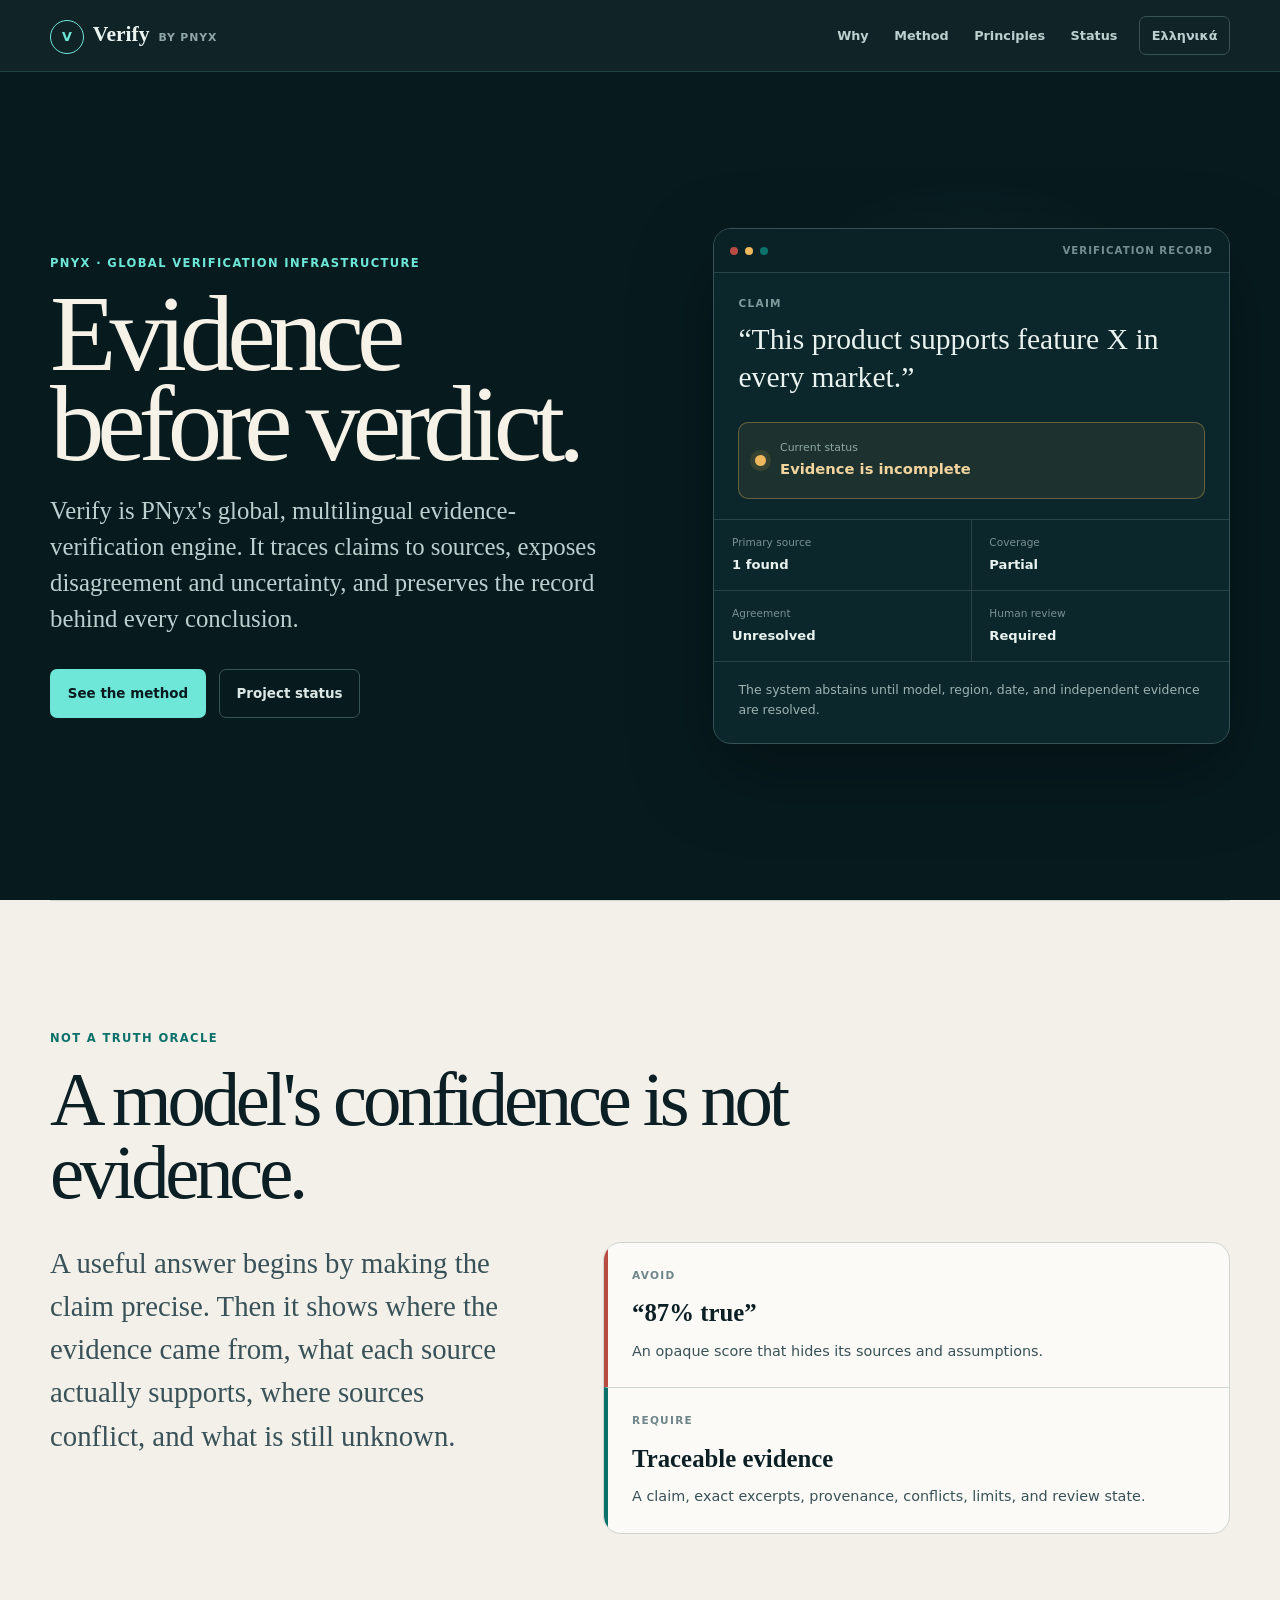
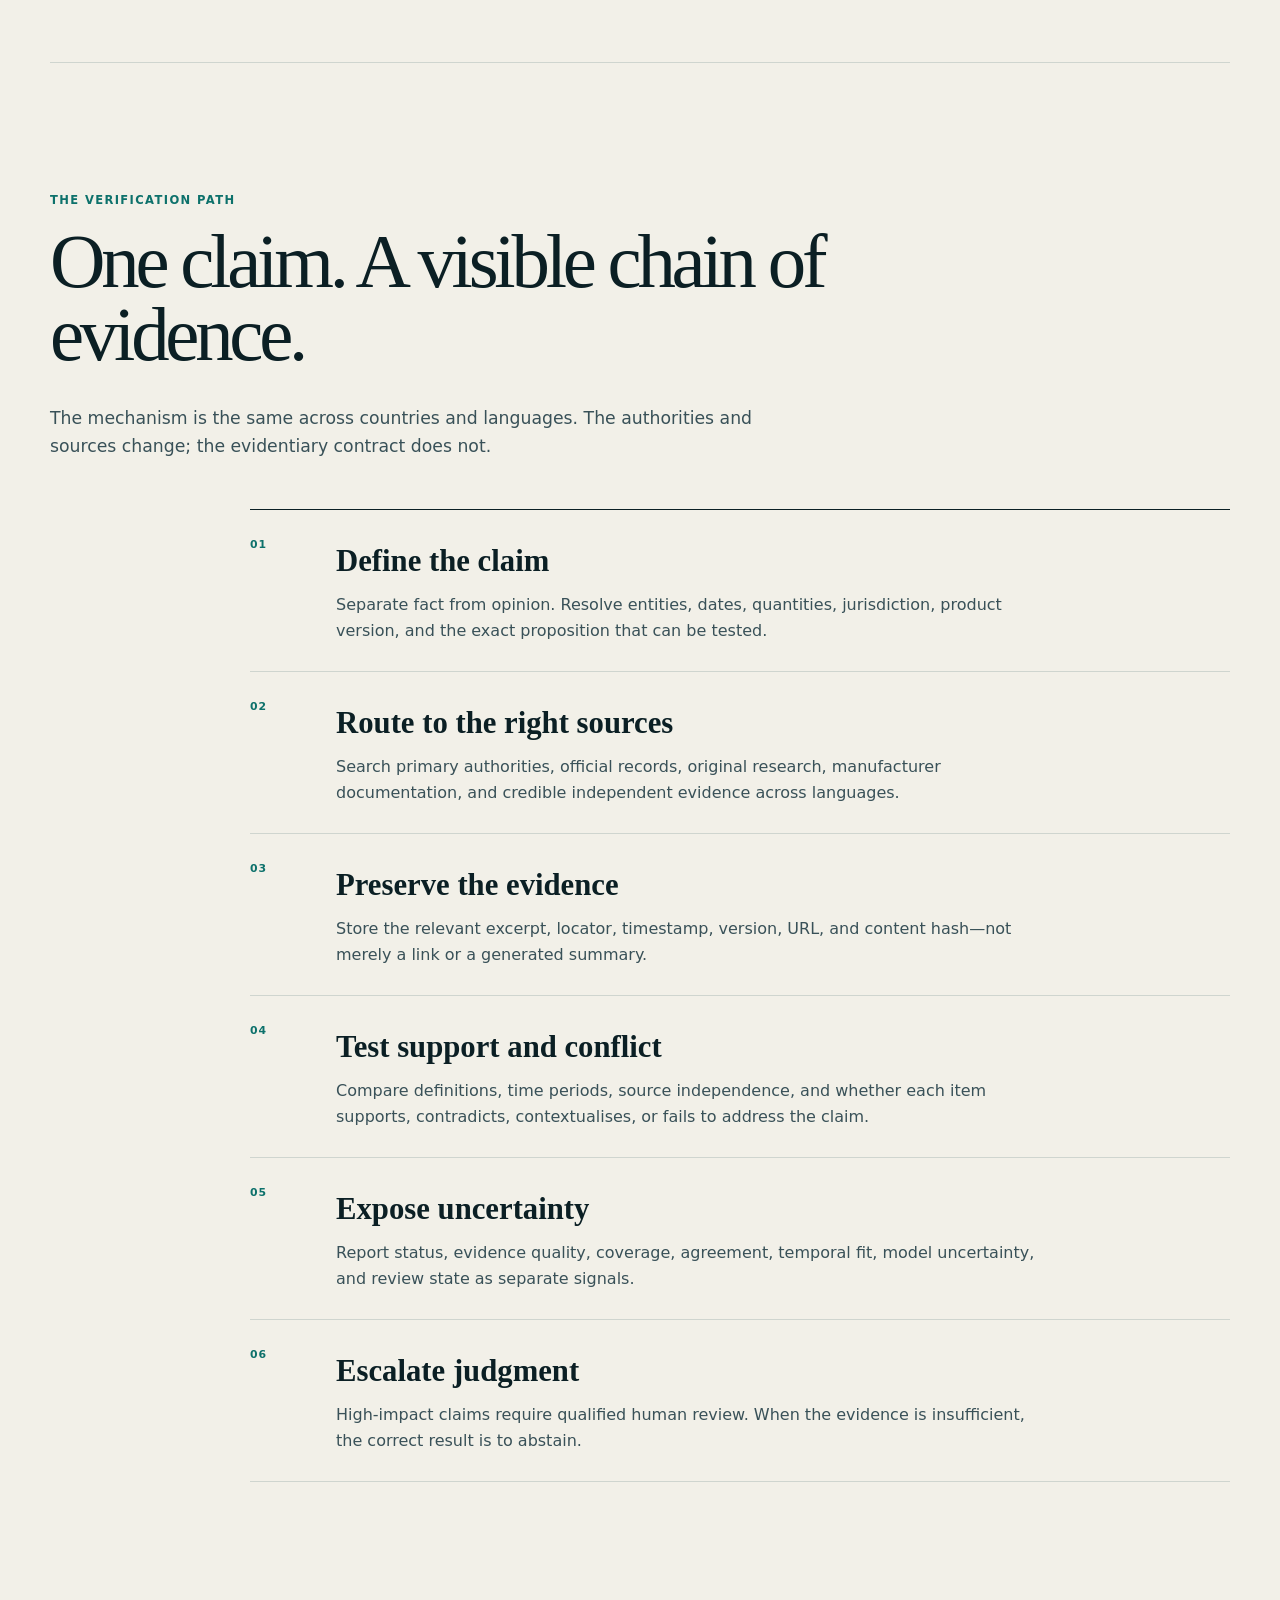
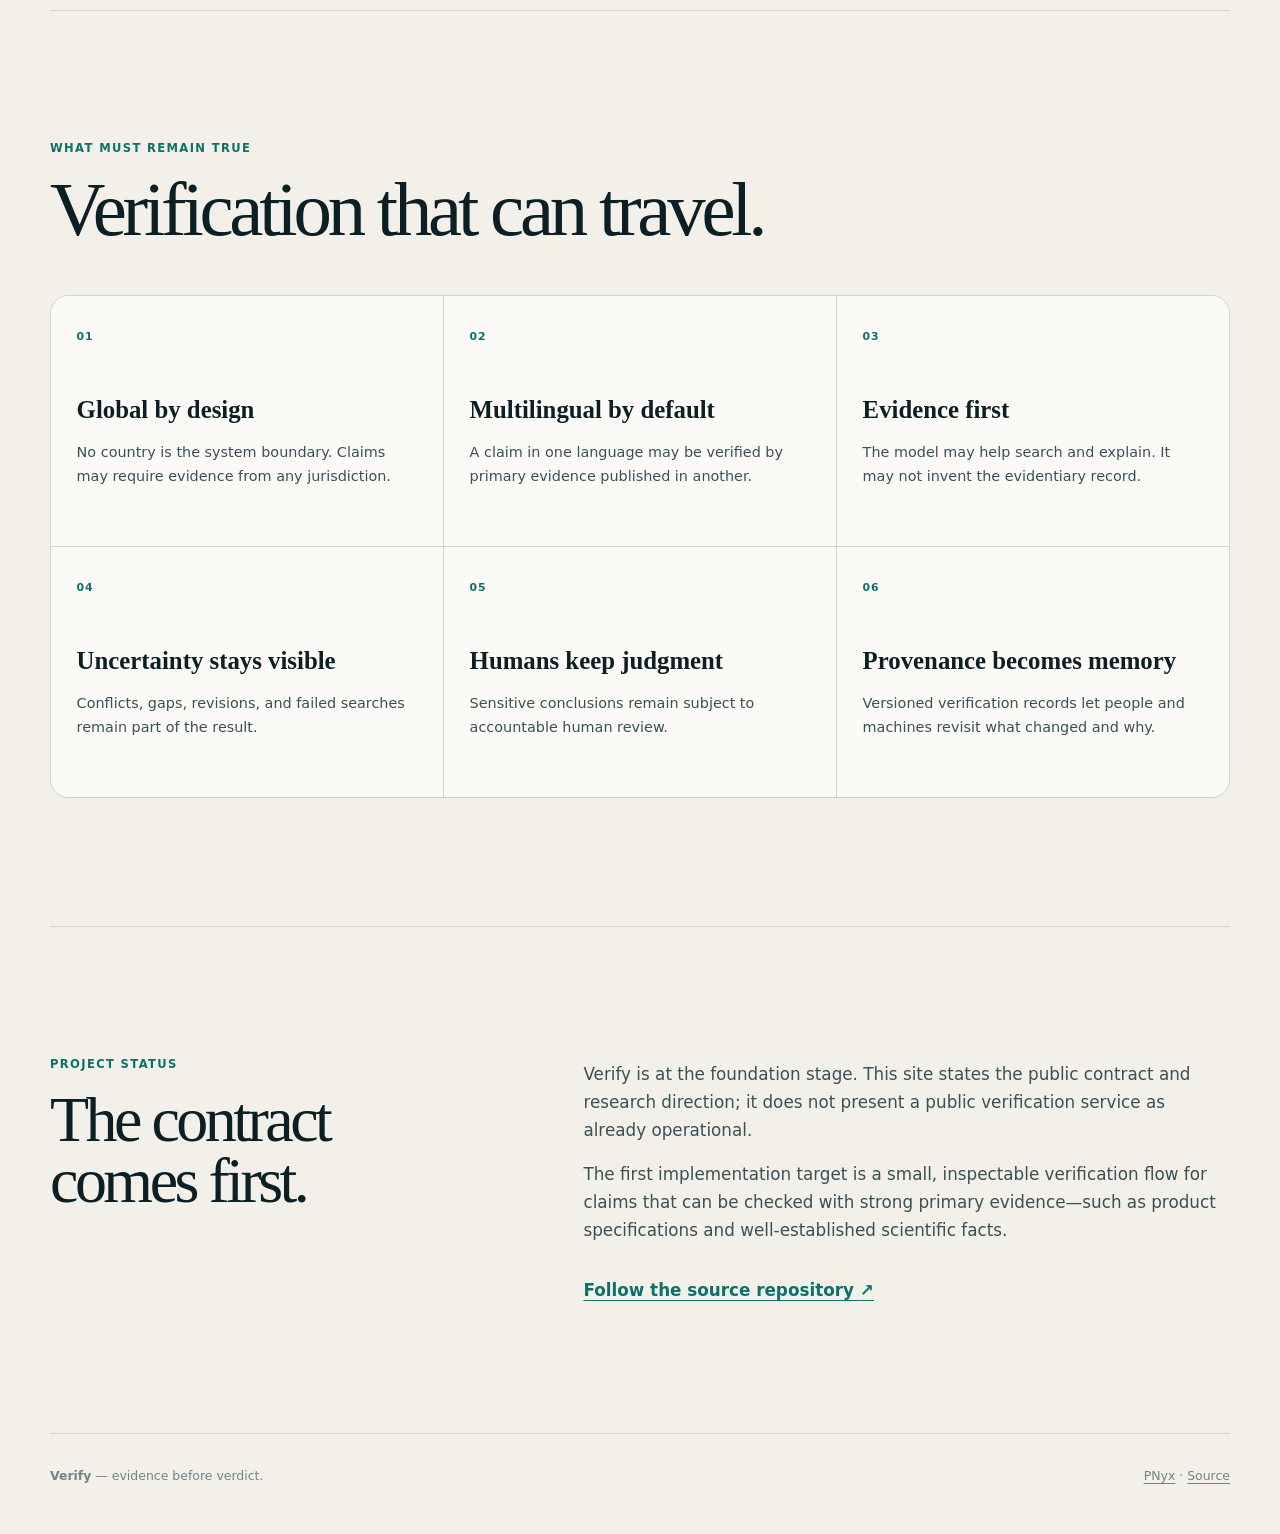
<file: index.html>
<!doctype html>
<!-- Generated by site/build.py; edit site/content or site/fragments. -->
<html lang="en">
  <head>
    <meta charset="utf-8">
    <meta name="viewport" content="width=device-width, initial-scale=1">
    <meta name="theme-color" content="#071b1f">
    <meta name="description" content="Verify is PNyx's global, multilingual evidence-verification engine.">
    <meta property="og:title" content="Verify — Evidence before verdict">
    <meta property="og:description" content="Trace claims to evidence, expose uncertainty, and preserve provenance.">
    <meta property="og:type" content="website">
    <meta property="og:url" content="https://verify.pnyx.dev/">
    <meta name="twitter:card" content="summary">
    <link rel="canonical" href="https://verify.pnyx.dev/">
    <link rel="alternate" hreflang="en" href="https://verify.pnyx.dev/">
    <link rel="alternate" hreflang="el" href="https://verify.pnyx.dev/el/">
    <link rel="alternate" hreflang="x-default" href="https://verify.pnyx.dev/">
    <link rel="icon" href="/favicon.svg" type="image/svg+xml">
    <link rel="stylesheet" href="/styles.css">
    <title>Verify — Evidence before verdict</title>
  </head>
  <body>
    <a class="skip-link" href="#main">Skip to main content</a>
    <header class="site-header">
      <a class="brand" href="/" aria-label="Verify home">
        <span class="brand-mark" aria-hidden="true">V</span>
        <span>Verify</span>
        <small>by PNyx</small>
      </a>
      <nav aria-label="Primary navigation">
        <a href="#claim">Why</a>
        <a href="#method">Method</a>
        <a href="#principles">Principles</a>
        <a href="#status">Status</a>
        <a href="/el/" lang="el" hreflang="el">Ελληνικά</a>
      </nav>
    </header>
  <main id="main">
    <section class="hero" aria-labelledby="hero-title">
      <div class="hero-copy">
        <p class="eyebrow">PNyx · Global verification infrastructure</p>
        <h1 id="hero-title">Evidence<br>before verdict.</h1>
        <p class="hero-deck">Verify is PNyx's global, multilingual evidence-verification engine. It traces claims to sources, exposes disagreement and uncertainty, and preserves the record behind every conclusion.</p>
        <div class="hero-actions">
          <a class="button primary" href="#method">See the method</a>
          <a class="button secondary" href="#status">Project status</a>
        </div>
      </div>

      <div class="evidence-window" aria-label="Conceptual example of a Verify result">
        <div class="window-bar"><span></span><span></span><span></span><b>verification record</b></div>
        <div class="claim-label">Claim</div>
        <p class="claim-text">“This product supports feature X in every market.”</p>
        <div class="status-row"><span class="status-dot"></span><div><small>Current status</small><strong>Evidence is incomplete</strong></div></div>
        <dl class="signal-grid">
          <div><dt>Primary source</dt><dd>1 found</dd></div>
          <div><dt>Coverage</dt><dd>Partial</dd></div>
          <div><dt>Agreement</dt><dd>Unresolved</dd></div>
          <div><dt>Human review</dt><dd>Required</dd></div>
        </dl>
        <p class="record-note">The system abstains until model, region, date, and independent evidence are resolved.</p>
      </div>
    </section>

    <section class="statement" id="claim" aria-labelledby="claim-title">
      <p class="eyebrow">Not a truth oracle</p>
      <h2 id="claim-title">A model's confidence is not evidence.</h2>
      <div class="statement-grid">
        <p class="lead">A useful answer begins by making the claim precise. Then it shows where the evidence came from, what each source actually supports, where sources conflict, and what is still unknown.</p>
        <div class="contrast">
          <div class="contrast-bad"><span>Avoid</span><strong>“87% true”</strong><p>An opaque score that hides its sources and assumptions.</p></div>
          <div class="contrast-good"><span>Require</span><strong>Traceable evidence</strong><p>A claim, exact excerpts, provenance, conflicts, limits, and review state.</p></div>
        </div>
      </div>
    </section>

    <section class="method" id="method" aria-labelledby="method-title">
      <header class="section-heading">
        <p class="eyebrow">The verification path</p>
        <h2 id="method-title">One claim. A visible chain of evidence.</h2>
        <p>The mechanism is the same across countries and languages. The authorities and sources change; the evidentiary contract does not.</p>
      </header>
      <ol class="method-list">
        <li><span>01</span><div><h3>Define the claim</h3><p>Separate fact from opinion. Resolve entities, dates, quantities, jurisdiction, product version, and the exact proposition that can be tested.</p></div></li>
        <li><span>02</span><div><h3>Route to the right sources</h3><p>Search primary authorities, official records, original research, manufacturer documentation, and credible independent evidence across languages.</p></div></li>
        <li><span>03</span><div><h3>Preserve the evidence</h3><p>Store the relevant excerpt, locator, timestamp, version, URL, and content hash—not merely a link or a generated summary.</p></div></li>
        <li><span>04</span><div><h3>Test support and conflict</h3><p>Compare definitions, time periods, source independence, and whether each item supports, contradicts, contextualises, or fails to address the claim.</p></div></li>
        <li><span>05</span><div><h3>Expose uncertainty</h3><p>Report status, evidence quality, coverage, agreement, temporal fit, model uncertainty, and review state as separate signals.</p></div></li>
        <li><span>06</span><div><h3>Escalate judgment</h3><p>High-impact claims require qualified human review. When the evidence is insufficient, the correct result is to abstain.</p></div></li>
      </ol>
    </section>

    <section class="principles" id="principles" aria-labelledby="principles-title">
      <header class="section-heading">
        <p class="eyebrow">What must remain true</p>
        <h2 id="principles-title">Verification that can travel.</h2>
      </header>
      <div class="principle-grid">
        <article><span>01</span><h3>Global by design</h3><p>No country is the system boundary. Claims may require evidence from any jurisdiction.</p></article>
        <article><span>02</span><h3>Multilingual by default</h3><p>A claim in one language may be verified by primary evidence published in another.</p></article>
        <article><span>03</span><h3>Evidence first</h3><p>The model may help search and explain. It may not invent the evidentiary record.</p></article>
        <article><span>04</span><h3>Uncertainty stays visible</h3><p>Conflicts, gaps, revisions, and failed searches remain part of the result.</p></article>
        <article><span>05</span><h3>Humans keep judgment</h3><p>Sensitive conclusions remain subject to accountable human review.</p></article>
        <article><span>06</span><h3>Provenance becomes memory</h3><p>Versioned verification records let people and machines revisit what changed and why.</p></article>
      </div>
    </section>

    <section class="status-section" id="status" aria-labelledby="status-title">
      <div>
        <p class="eyebrow">Project status</p>
        <h2 id="status-title">The contract comes first.</h2>
      </div>
      <div class="status-copy">
        <p>Verify is at the foundation stage. This site states the public contract and research direction; it does not present a public verification service as already operational.</p>
        <p>The first implementation target is a small, inspectable verification flow for claims that can be checked with strong primary evidence—such as product specifications and well-established scientific facts.</p>
        <a href="https://github.com/pikos-apikos/verify.pnyx.dev">Follow the source repository <span aria-hidden="true">↗</span></a>
      </div>
    </section>
  </main>
    <footer>
      <p><strong>Verify</strong> — evidence before verdict.</p>
      <p><a href="https://pnyx.dev/">PNyx</a> · <a href="https://github.com/pikos-apikos/verify.pnyx.dev">Source</a></p>
    </footer>
  </body>
</html>
</file>
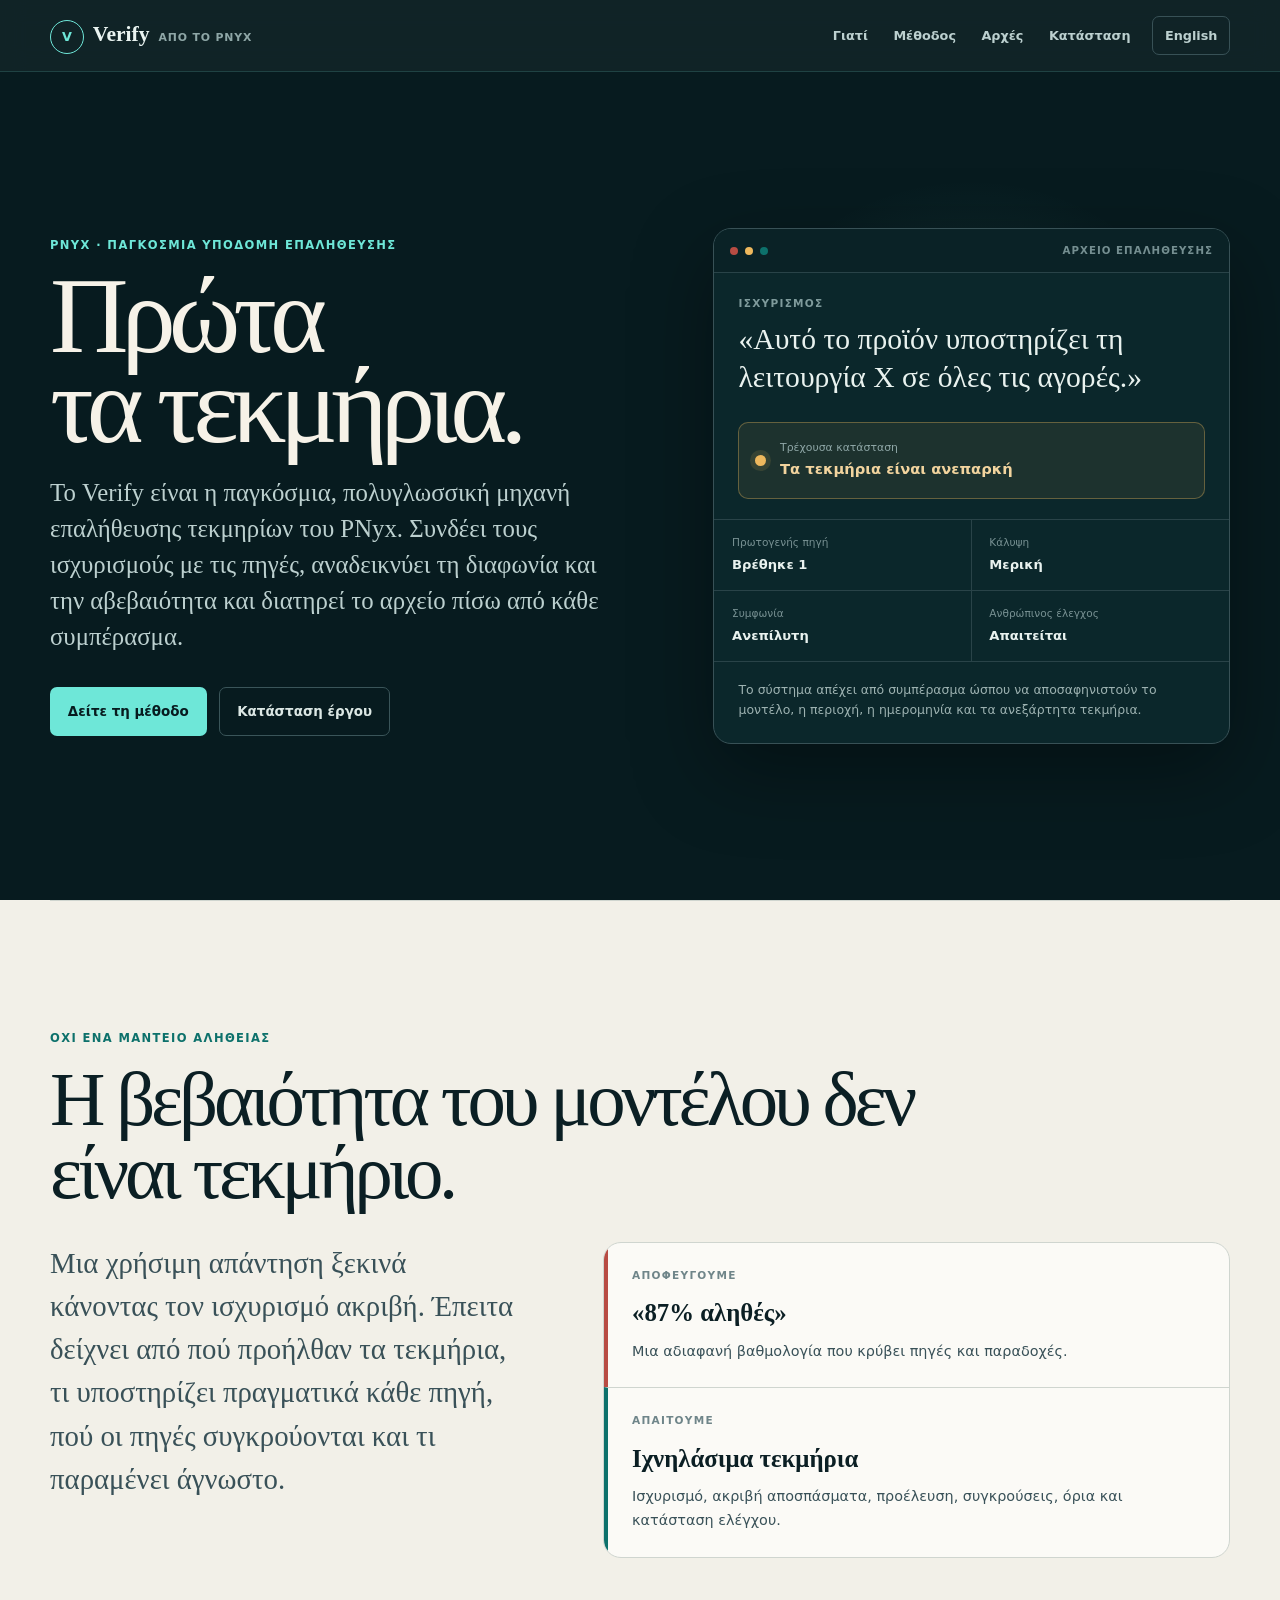
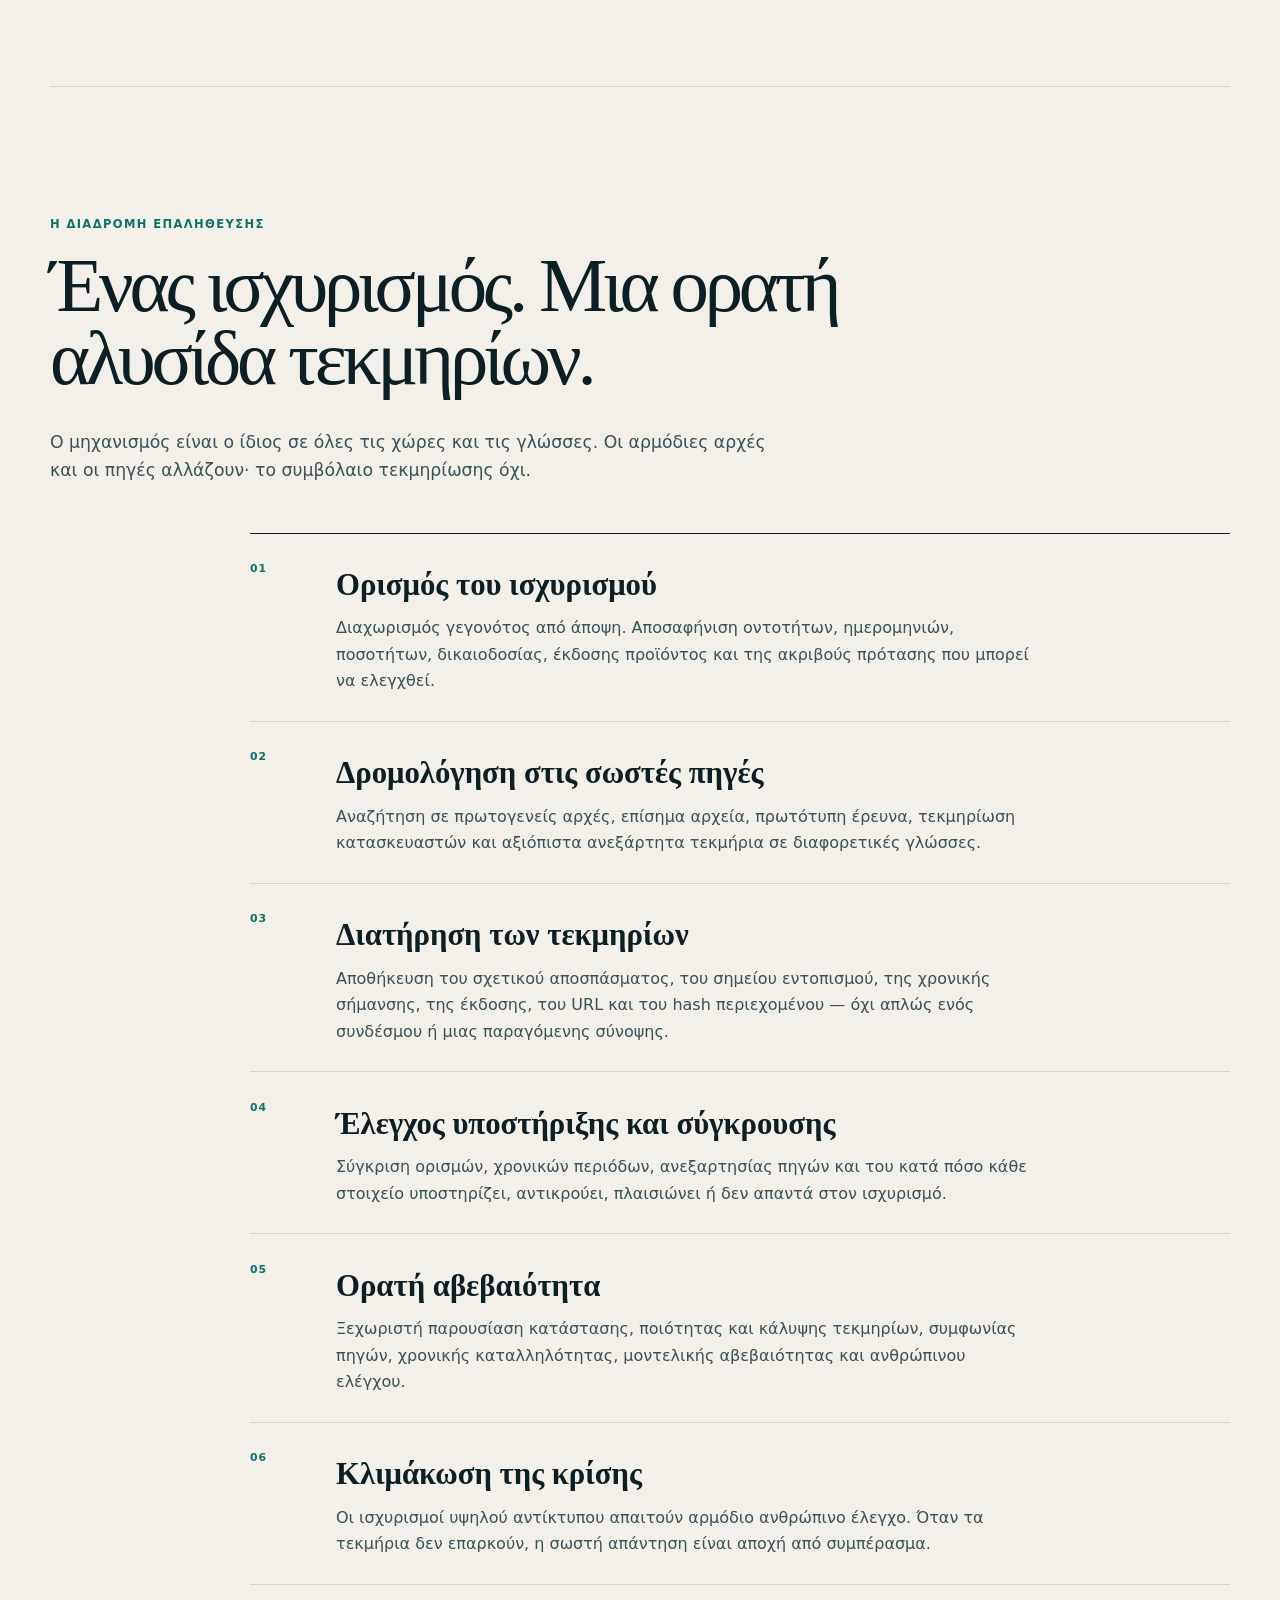
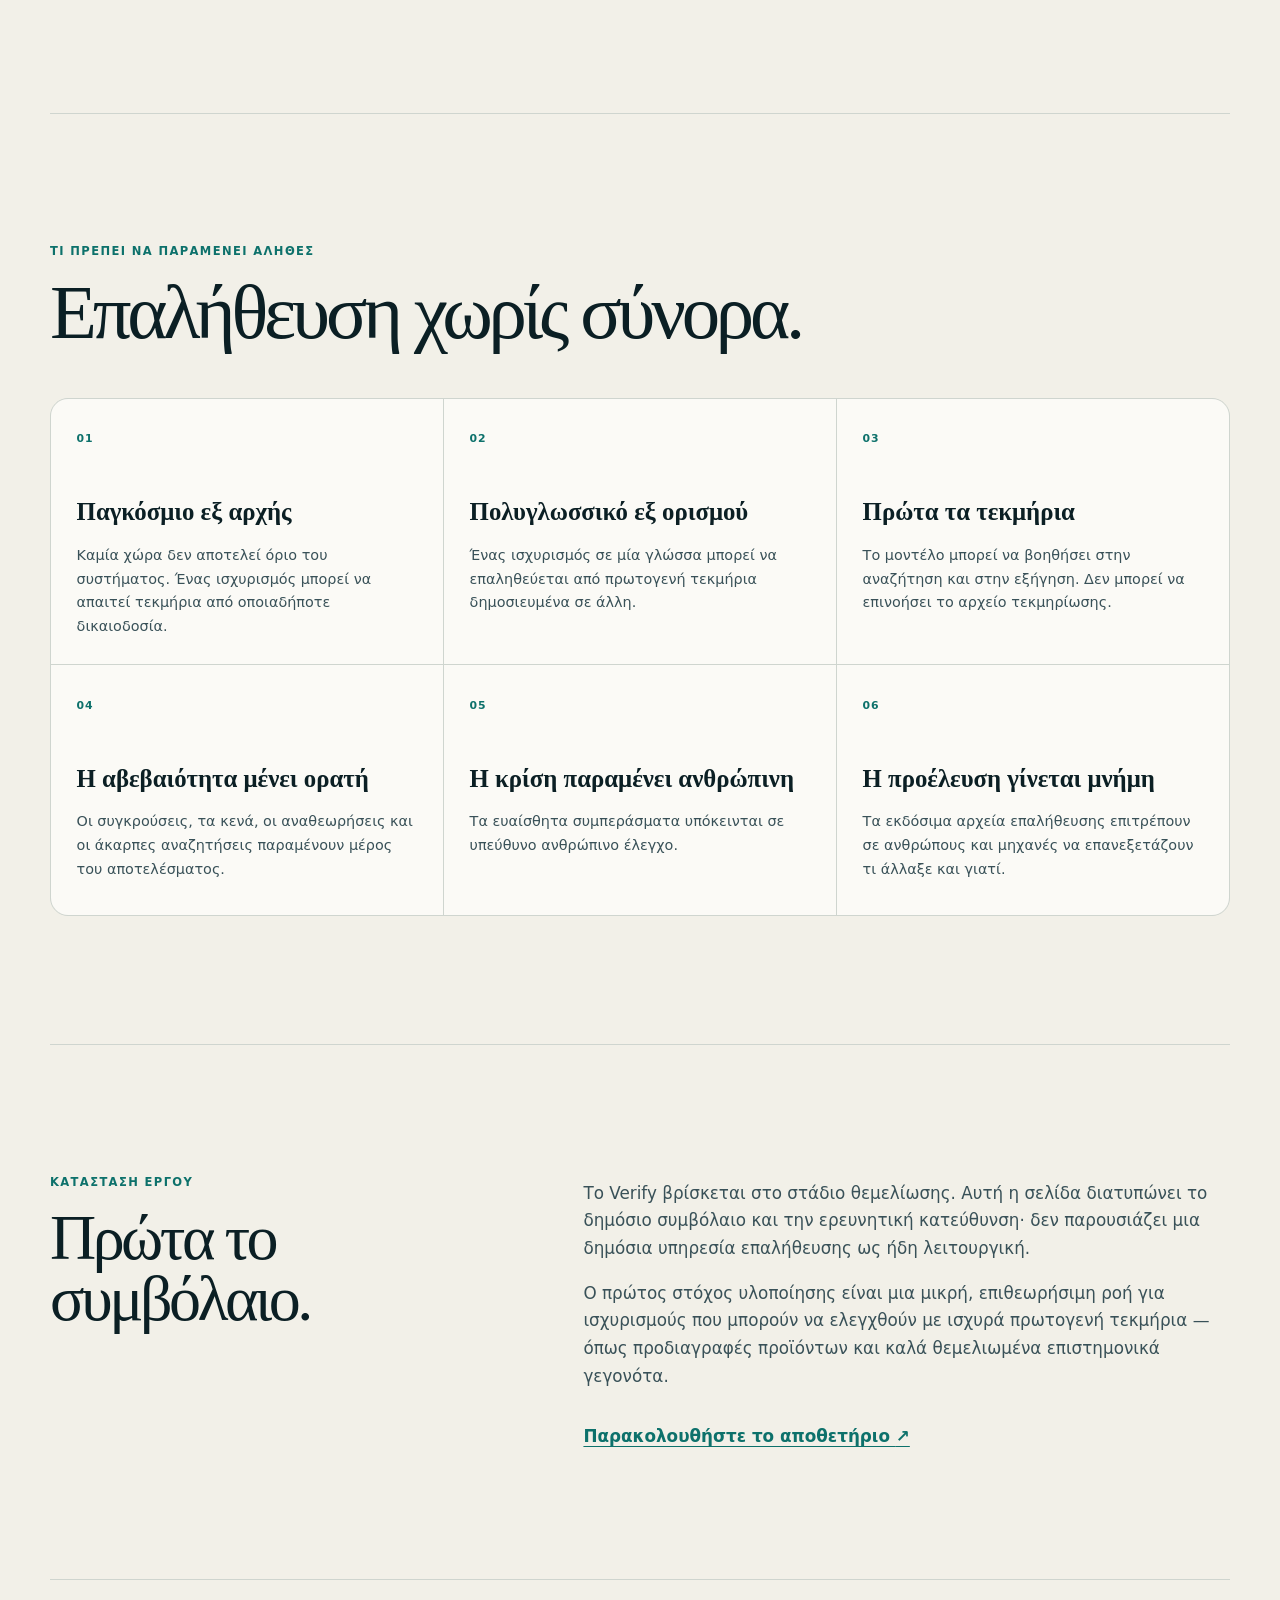
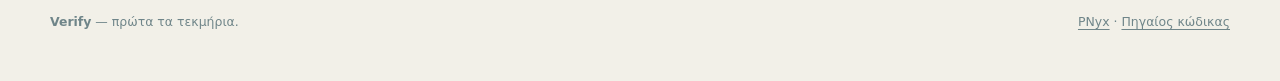
<file: el/index.html>
<!doctype html>
<!-- Generated by site/build.py; edit site/content or site/fragments. -->
<html lang="el">
  <head>
    <meta charset="utf-8">
    <meta name="viewport" content="width=device-width, initial-scale=1">
    <meta name="theme-color" content="#071b1f">
    <meta name="description" content="Το Verify είναι η παγκόσμια, πολυγλωσσική μηχανή επαλήθευσης τεκμηρίων του PNyx.">
    <meta property="og:title" content="Verify — Πρώτα τα τεκμήρια">
    <meta property="og:description" content="Σύνδεση ισχυρισμών με τεκμήρια, ορατή αβεβαιότητα και διατηρημένη προέλευση.">
    <meta property="og:type" content="website">
    <meta property="og:url" content="https://verify.pnyx.dev/el/">
    <meta name="twitter:card" content="summary">
    <link rel="canonical" href="https://verify.pnyx.dev/el/">
    <link rel="alternate" hreflang="en" href="https://verify.pnyx.dev/">
    <link rel="alternate" hreflang="el" href="https://verify.pnyx.dev/el/">
    <link rel="alternate" hreflang="x-default" href="https://verify.pnyx.dev/">
    <link rel="icon" href="/favicon.svg" type="image/svg+xml">
    <link rel="stylesheet" href="/styles.css">
    <title>Verify — Πρώτα τα τεκμήρια</title>
  </head>
  <body>
    <a class="skip-link" href="#main">Μετάβαση στο κύριο περιεχόμενο</a>
    <header class="site-header">
      <a class="brand" href="/el/" aria-label="Αρχική σελίδα Verify">
        <span class="brand-mark" aria-hidden="true">V</span>
        <span>Verify</span>
        <small>από το PNyx</small>
      </a>
      <nav aria-label="Κύρια πλοήγηση">
        <a href="#claim">Γιατί</a>
        <a href="#method">Μέθοδος</a>
        <a href="#principles">Αρχές</a>
        <a href="#status">Κατάσταση</a>
        <a href="/" lang="en" hreflang="en">English</a>
      </nav>
    </header>
  <main id="main">
    <section class="hero" aria-labelledby="hero-title">
      <div class="hero-copy">
        <p class="eyebrow">PNyx · Παγκόσμια υποδομή επαλήθευσης</p>
        <h1 id="hero-title">Πρώτα<br>τα τεκμήρια.</h1>
        <p class="hero-deck">Το Verify είναι η παγκόσμια, πολυγλωσσική μηχανή επαλήθευσης τεκμηρίων του PNyx. Συνδέει τους ισχυρισμούς με τις πηγές, αναδεικνύει τη διαφωνία και την αβεβαιότητα και διατηρεί το αρχείο πίσω από κάθε συμπέρασμα.</p>
        <div class="hero-actions">
          <a class="button primary" href="#method">Δείτε τη μέθοδο</a>
          <a class="button secondary" href="#status">Κατάσταση έργου</a>
        </div>
      </div>

      <div class="evidence-window" aria-label="Εννοιολογικό παράδειγμα αποτελέσματος του Verify">
        <div class="window-bar"><span></span><span></span><span></span><b>αρχείο επαλήθευσης</b></div>
        <div class="claim-label">Ισχυρισμός</div>
        <p class="claim-text">«Αυτό το προϊόν υποστηρίζει τη λειτουργία Χ σε όλες τις αγορές.»</p>
        <div class="status-row"><span class="status-dot"></span><div><small>Τρέχουσα κατάσταση</small><strong>Τα τεκμήρια είναι ανεπαρκή</strong></div></div>
        <dl class="signal-grid">
          <div><dt>Πρωτογενής πηγή</dt><dd>Βρέθηκε 1</dd></div>
          <div><dt>Κάλυψη</dt><dd>Μερική</dd></div>
          <div><dt>Συμφωνία</dt><dd>Ανεπίλυτη</dd></div>
          <div><dt>Ανθρώπινος έλεγχος</dt><dd>Απαιτείται</dd></div>
        </dl>
        <p class="record-note">Το σύστημα απέχει από συμπέρασμα ώσπου να αποσαφηνιστούν το μοντέλο, η περιοχή, η ημερομηνία και τα ανεξάρτητα τεκμήρια.</p>
      </div>
    </section>

    <section class="statement" id="claim" aria-labelledby="claim-title">
      <p class="eyebrow">Όχι ένα μαντείο αλήθειας</p>
      <h2 id="claim-title">Η βεβαιότητα του μοντέλου δεν είναι τεκμήριο.</h2>
      <div class="statement-grid">
        <p class="lead">Μια χρήσιμη απάντηση ξεκινά κάνοντας τον ισχυρισμό ακριβή. Έπειτα δείχνει από πού προήλθαν τα τεκμήρια, τι υποστηρίζει πραγματικά κάθε πηγή, πού οι πηγές συγκρούονται και τι παραμένει άγνωστο.</p>
        <div class="contrast">
          <div class="contrast-bad"><span>Αποφεύγουμε</span><strong>«87% αληθές»</strong><p>Μια αδιαφανή βαθμολογία που κρύβει πηγές και παραδοχές.</p></div>
          <div class="contrast-good"><span>Απαιτούμε</span><strong>Ιχνηλάσιμα τεκμήρια</strong><p>Ισχυρισμό, ακριβή αποσπάσματα, προέλευση, συγκρούσεις, όρια και κατάσταση ελέγχου.</p></div>
        </div>
      </div>
    </section>

    <section class="method" id="method" aria-labelledby="method-title">
      <header class="section-heading">
        <p class="eyebrow">Η διαδρομή επαλήθευσης</p>
        <h2 id="method-title">Ένας ισχυρισμός. Μια ορατή αλυσίδα τεκμηρίων.</h2>
        <p>Ο μηχανισμός είναι ο ίδιος σε όλες τις χώρες και τις γλώσσες. Οι αρμόδιες αρχές και οι πηγές αλλάζουν· το συμβόλαιο τεκμηρίωσης όχι.</p>
      </header>
      <ol class="method-list">
        <li><span>01</span><div><h3>Ορισμός του ισχυρισμού</h3><p>Διαχωρισμός γεγονότος από άποψη. Αποσαφήνιση οντοτήτων, ημερομηνιών, ποσοτήτων, δικαιοδοσίας, έκδοσης προϊόντος και της ακριβούς πρότασης που μπορεί να ελεγχθεί.</p></div></li>
        <li><span>02</span><div><h3>Δρομολόγηση στις σωστές πηγές</h3><p>Αναζήτηση σε πρωτογενείς αρχές, επίσημα αρχεία, πρωτότυπη έρευνα, τεκμηρίωση κατασκευαστών και αξιόπιστα ανεξάρτητα τεκμήρια σε διαφορετικές γλώσσες.</p></div></li>
        <li><span>03</span><div><h3>Διατήρηση των τεκμηρίων</h3><p>Αποθήκευση του σχετικού αποσπάσματος, του σημείου εντοπισμού, της χρονικής σήμανσης, της έκδοσης, του URL και του hash περιεχομένου — όχι απλώς ενός συνδέσμου ή μιας παραγόμενης σύνοψης.</p></div></li>
        <li><span>04</span><div><h3>Έλεγχος υποστήριξης και σύγκρουσης</h3><p>Σύγκριση ορισμών, χρονικών περιόδων, ανεξαρτησίας πηγών και του κατά πόσο κάθε στοιχείο υποστηρίζει, αντικρούει, πλαισιώνει ή δεν απαντά στον ισχυρισμό.</p></div></li>
        <li><span>05</span><div><h3>Ορατή αβεβαιότητα</h3><p>Ξεχωριστή παρουσίαση κατάστασης, ποιότητας και κάλυψης τεκμηρίων, συμφωνίας πηγών, χρονικής καταλληλότητας, μοντελικής αβεβαιότητας και ανθρώπινου ελέγχου.</p></div></li>
        <li><span>06</span><div><h3>Κλιμάκωση της κρίσης</h3><p>Οι ισχυρισμοί υψηλού αντίκτυπου απαιτούν αρμόδιο ανθρώπινο έλεγχο. Όταν τα τεκμήρια δεν επαρκούν, η σωστή απάντηση είναι αποχή από συμπέρασμα.</p></div></li>
      </ol>
    </section>

    <section class="principles" id="principles" aria-labelledby="principles-title">
      <header class="section-heading">
        <p class="eyebrow">Τι πρέπει να παραμένει αληθές</p>
        <h2 id="principles-title">Επαλήθευση χωρίς σύνορα.</h2>
      </header>
      <div class="principle-grid">
        <article><span>01</span><h3>Παγκόσμιο εξ αρχής</h3><p>Καμία χώρα δεν αποτελεί όριο του συστήματος. Ένας ισχυρισμός μπορεί να απαιτεί τεκμήρια από οποιαδήποτε δικαιοδοσία.</p></article>
        <article><span>02</span><h3>Πολυγλωσσικό εξ ορισμού</h3><p>Ένας ισχυρισμός σε μία γλώσσα μπορεί να επαληθεύεται από πρωτογενή τεκμήρια δημοσιευμένα σε άλλη.</p></article>
        <article><span>03</span><h3>Πρώτα τα τεκμήρια</h3><p>Το μοντέλο μπορεί να βοηθήσει στην αναζήτηση και στην εξήγηση. Δεν μπορεί να επινοήσει το αρχείο τεκμηρίωσης.</p></article>
        <article><span>04</span><h3>Η αβεβαιότητα μένει ορατή</h3><p>Οι συγκρούσεις, τα κενά, οι αναθεωρήσεις και οι άκαρπες αναζητήσεις παραμένουν μέρος του αποτελέσματος.</p></article>
        <article><span>05</span><h3>Η κρίση παραμένει ανθρώπινη</h3><p>Τα ευαίσθητα συμπεράσματα υπόκεινται σε υπεύθυνο ανθρώπινο έλεγχο.</p></article>
        <article><span>06</span><h3>Η προέλευση γίνεται μνήμη</h3><p>Τα εκδόσιμα αρχεία επαλήθευσης επιτρέπουν σε ανθρώπους και μηχανές να επανεξετάζουν τι άλλαξε και γιατί.</p></article>
      </div>
    </section>

    <section class="status-section" id="status" aria-labelledby="status-title">
      <div>
        <p class="eyebrow">Κατάσταση έργου</p>
        <h2 id="status-title">Πρώτα το συμβόλαιο.</h2>
      </div>
      <div class="status-copy">
        <p>Το Verify βρίσκεται στο στάδιο θεμελίωσης. Αυτή η σελίδα διατυπώνει το δημόσιο συμβόλαιο και την ερευνητική κατεύθυνση· δεν παρουσιάζει μια δημόσια υπηρεσία επαλήθευσης ως ήδη λειτουργική.</p>
        <p>Ο πρώτος στόχος υλοποίησης είναι μια μικρή, επιθεωρήσιμη ροή για ισχυρισμούς που μπορούν να ελεγχθούν με ισχυρά πρωτογενή τεκμήρια — όπως προδιαγραφές προϊόντων και καλά θεμελιωμένα επιστημονικά γεγονότα.</p>
        <a href="https://github.com/pikos-apikos/verify.pnyx.dev">Παρακολουθήστε το αποθετήριο <span aria-hidden="true">↗</span></a>
      </div>
    </section>
  </main>
    <footer>
      <p><strong>Verify</strong> — πρώτα τα τεκμήρια.</p>
      <p><a href="https://pnyx.dev/el/">PNyx</a> · <a href="https://github.com/pikos-apikos/verify.pnyx.dev">Πηγαίος κώδικας</a></p>
    </footer>
  </body>
</html>
</file>
<file: styles.css>
:root {
  --ink: #0b1f24;
  --ink-soft: #395158;
  --ink-muted: #6f8589;
  --night: #071b1f;
  --paper: #f2f0e8;
  --paper-deep: #e6e2d7;
  --surface: #fbfaf6;
  --line: #cfd5cf;
  --cyan: #6ee7d8;
  --cyan-dark: #0d716b;
  --amber: #eeb85d;
  --red: #b84c43;
  --radius: 18px;
  --serif: Georgia, "Times New Roman", serif;
  --sans: ui-sans-serif, system-ui, -apple-system, BlinkMacSystemFont, "Segoe UI", sans-serif;
  --wide: 1180px;
  --reading: 760px;
}

*, *::before, *::after { box-sizing: border-box; }
html { scroll-behavior: smooth; }
body {
  margin: 0;
  color: var(--ink);
  background: var(--paper);
  font-family: var(--sans);
  line-height: 1.65;
  -webkit-font-smoothing: antialiased;
}
a { color: inherit; text-underline-offset: .22em; }
a:focus-visible, summary:focus-visible { outline: 3px solid var(--amber); outline-offset: 4px; }
.skip-link { position: fixed; top: -5rem; left: 1rem; z-index: 1000; padding: .7rem 1rem; color: var(--night); background: var(--cyan); border-radius: 6px; }
.skip-link:focus { top: 1rem; }

.site-header {
  position: sticky;
  top: 0;
  z-index: 50;
  display: flex;
  align-items: center;
  justify-content: space-between;
  gap: 2rem;
  min-height: 72px;
  padding: .7rem max(1.25rem, calc((100vw - var(--wide)) / 2));
  border-bottom: 1px solid rgba(110, 231, 216, .16);
  color: #eaf4f1;
  background: rgba(7, 27, 31, .96);
  backdrop-filter: blur(12px);
}
.brand { display: flex; align-items: baseline; gap: .55rem; text-decoration: none; font-family: var(--serif); font-size: 1.35rem; font-weight: 700; }
.brand-mark { display: inline-grid; width: 34px; height: 34px; place-items: center; border: 1px solid var(--cyan); border-radius: 50%; color: var(--cyan); font-family: var(--sans); font-size: .8rem; }
.brand small { color: #8fa7a7; font-family: var(--sans); font-size: .68rem; font-weight: 600; letter-spacing: .08em; text-transform: uppercase; }
nav { display: flex; align-items: center; gap: .15rem; }
nav a { padding: .5rem .72rem; border-radius: 7px; color: #bcd0cf; font-size: .8rem; font-weight: 650; text-decoration: none; }
nav a:hover { color: var(--cyan); background: rgba(110, 231, 216, .07); }
nav a[hreflang] { margin-left: .5rem; border: 1px solid #385156; }

main, footer { width: min(calc(100% - 2.5rem), var(--wide)); margin-inline: auto; }
.hero {
  position: relative;
  isolation: isolate;
  width: 100%;
  max-width: none;
  display: grid;
  grid-template-columns: minmax(0, 1fr) minmax(380px, .9fr);
  align-items: center;
  gap: clamp(3rem, 7vw, 7rem);
  min-height: calc(100vh - 72px);
  padding: clamp(5rem, 9vw, 9rem) 0;
}
.hero::before {
  content: "";
  position: absolute;
  inset: 0;
  z-index: -1;
  background:
    radial-gradient(circle at 78% 44%, rgba(110, 231, 216, .14), transparent 25%),
    var(--night);
  box-shadow: 0 0 0 100vmax var(--night);
  clip-path: inset(0 -100vmax);
}
.eyebrow { margin: 0 0 1rem; color: var(--cyan-dark); font-size: .72rem; font-weight: 800; letter-spacing: .12em; text-transform: uppercase; }
.hero .eyebrow { color: var(--cyan); }
h1, h2, h3, p { margin-top: 0; }
h1, h2, h3 { font-family: var(--serif); }
h1 { margin-bottom: 1.5rem; color: #f6f2e8; font-size: clamp(3.8rem, 8.5vw, 7.6rem); font-weight: 500; letter-spacing: -.065em; line-height: .83; }
.hero-deck { max-width: 660px; color: #bcd0cf; font-family: var(--serif); font-size: clamp(1.2rem, 2vw, 1.55rem); line-height: 1.45; }
.hero-actions { display: flex; flex-wrap: wrap; gap: .8rem; margin-top: 2rem; }
.button { display: inline-flex; padding: .78rem 1.05rem; border: 1px solid transparent; border-radius: 7px; font-size: .84rem; font-weight: 750; text-decoration: none; }
.button.primary { color: var(--night); background: var(--cyan); }
.button.secondary { color: #dce8e5; border-color: #3a5559; }

.evidence-window { align-self: center; overflow: hidden; border: 1px solid #385156; border-radius: var(--radius); color: #e9f2ef; background: #0b272b; box-shadow: 0 28px 80px rgba(0,0,0,.35); }
.window-bar { display: flex; align-items: center; gap: .42rem; padding: .8rem 1rem; border-bottom: 1px solid #294348; background: #0a2226; }
.window-bar span { width: 8px; height: 8px; border-radius: 50%; background: #496166; }
.window-bar span:nth-child(1) { background: var(--red); }
.window-bar span:nth-child(2) { background: var(--amber); }
.window-bar span:nth-child(3) { background: var(--cyan-dark); }
.window-bar b { margin-left: auto; color: #758f91; font-size: .64rem; letter-spacing: .1em; text-transform: uppercase; }
.claim-label { margin: 1.4rem 1.5rem .45rem; color: #7f9b9c; font-size: .66rem; font-weight: 800; letter-spacing: .12em; text-transform: uppercase; }
.claim-text { margin: 0 1.5rem 1.6rem; font-family: var(--serif); font-size: clamp(1.35rem, 2.4vw, 1.85rem); line-height: 1.3; }
.status-row { display: flex; align-items: center; gap: .85rem; margin: 0 1.5rem 1.25rem; padding: 1rem; border: 1px solid rgba(238,184,93,.35); border-radius: 10px; background: rgba(238,184,93,.08); }
.status-dot { width: 11px; height: 11px; flex: 0 0 auto; border-radius: 50%; background: var(--amber); box-shadow: 0 0 0 5px rgba(238,184,93,.12); }
.status-row small, .status-row strong { display: block; }
.status-row small { color: #8fa7a7; font-size: .68rem; }
.status-row strong { color: #f2d49e; font-size: .92rem; }
.signal-grid { display: grid; grid-template-columns: repeat(2, 1fr); margin: 0; border-top: 1px solid #294348; border-bottom: 1px solid #294348; }
.signal-grid div { padding: .9rem 1.1rem; border-right: 1px solid #294348; border-bottom: 1px solid #294348; }
.signal-grid div:nth-child(even) { border-right: 0; }
.signal-grid div:nth-last-child(-n+2) { border-bottom: 0; }
.signal-grid dt { color: #789193; font-size: .66rem; }
.signal-grid dd { margin: .15rem 0 0; font-size: .82rem; font-weight: 700; }
.record-note { margin: 0; padding: 1.1rem 1.5rem 1.35rem; color: #9db2b1; font-size: .78rem; }

.statement, .method, .principles, .status-section { padding: clamp(5rem, 10vw, 9rem) 0; border-top: 1px solid var(--line); }
.statement h2, .section-heading h2, .status-section h2 { max-width: 920px; margin-bottom: 2rem; font-size: clamp(2.8rem, 6vw, 5.6rem); font-weight: 500; letter-spacing: -.055em; line-height: .95; }
.statement-grid { display: grid; grid-template-columns: .85fr 1.15fr; gap: clamp(2rem, 7vw, 7rem); align-items: start; }
.lead { color: var(--ink-soft); font-family: var(--serif); font-size: clamp(1.3rem, 2.3vw, 1.8rem); line-height: 1.5; }
.contrast { overflow: hidden; border: 1px solid var(--line); border-radius: var(--radius); background: var(--surface); }
.contrast > div { padding: 1.5rem; }
.contrast > div + div { border-top: 1px solid var(--line); }
.contrast span { display: block; margin-bottom: .55rem; color: var(--ink-muted); font-size: .66rem; font-weight: 800; letter-spacing: .12em; text-transform: uppercase; }
.contrast strong { display: block; margin-bottom: .35rem; font-family: var(--serif); font-size: 1.55rem; }
.contrast p { margin: 0; color: var(--ink-soft); font-size: .9rem; }
.contrast-bad { border-left: 4px solid var(--red); }
.contrast-good { border-left: 4px solid var(--cyan-dark); }

.section-heading { max-width: 900px; margin-bottom: 3rem; }
.section-heading > p:last-child { max-width: 720px; color: var(--ink-soft); font-size: 1.08rem; }
.method-list { margin: 0 0 0 auto; padding: 0; max-width: 980px; list-style: none; border-top: 1px solid var(--ink); }
.method-list li { display: grid; grid-template-columns: 62px 1fr; gap: 1.5rem; padding: 1.65rem 0; border-bottom: 1px solid var(--line); }
.method-list li > span, .principle-grid article > span { color: var(--cyan-dark); font-size: .68rem; font-weight: 800; letter-spacing: .08em; }
.method-list h3 { margin-bottom: .3rem; font-size: clamp(1.4rem, 2.4vw, 2rem); }
.method-list p { max-width: 700px; margin: 0; color: var(--ink-soft); }

.principle-grid { display: grid; grid-template-columns: repeat(3, 1fr); gap: 1px; overflow: hidden; border: 1px solid var(--line); border-radius: var(--radius); background: var(--line); }
.principle-grid article { min-height: 250px; padding: 1.6rem; background: var(--surface); }
.principle-grid h3 { margin: 2.6rem 0 .65rem; font-size: 1.55rem; }
.principle-grid p { margin: 0; color: var(--ink-soft); font-size: .9rem; }

.status-section { display: grid; grid-template-columns: .8fr 1.2fr; gap: clamp(2rem, 8vw, 8rem); }
.status-section h2 { font-size: clamp(2.8rem, 5vw, 4.8rem); }
.status-copy { padding-top: .4rem; color: var(--ink-soft); font-size: 1.05rem; }
.status-copy a { display: inline-block; margin-top: 1rem; color: var(--cyan-dark); font-weight: 750; }

footer { display: flex; justify-content: space-between; gap: 2rem; padding: 2rem 0 3rem; border-top: 1px solid var(--line); color: var(--ink-muted); font-size: .78rem; }
footer p { margin: 0; }

@media (max-width: 900px) {
  nav a:not([hreflang]) { display: none; }
  .hero { grid-template-columns: 1fr; min-height: auto; }
  .evidence-window { max-width: 650px; }
  .principle-grid { grid-template-columns: repeat(2, 1fr); }
}

@media (max-width: 620px) {
  main, footer { width: min(calc(100% - 1.5rem), var(--wide)); }
  .site-header { min-height: 64px; padding-inline: .8rem; }
  .brand { font-size: 1.15rem; }
  .brand small { display: none; }
  .hero { padding-top: 4.5rem; }
  h1 { font-size: clamp(3.4rem, 18vw, 5rem); }
  .statement-grid, .status-section { grid-template-columns: 1fr; }
  .principle-grid { grid-template-columns: 1fr; }
  .principle-grid article { min-height: auto; }
  .signal-grid { grid-template-columns: 1fr; }
  .signal-grid div { border-right: 0; border-bottom: 1px solid #294348 !important; }
  .signal-grid div:last-child { border-bottom: 0 !important; }
  .method-list li { grid-template-columns: 38px 1fr; gap: .8rem; }
  footer { flex-direction: column; gap: .5rem; }
}

.not-found h1 { color: var(--ink); }

@media (prefers-reduced-motion: reduce) {
  * { scroll-behavior: auto !important; }
}
</file>
